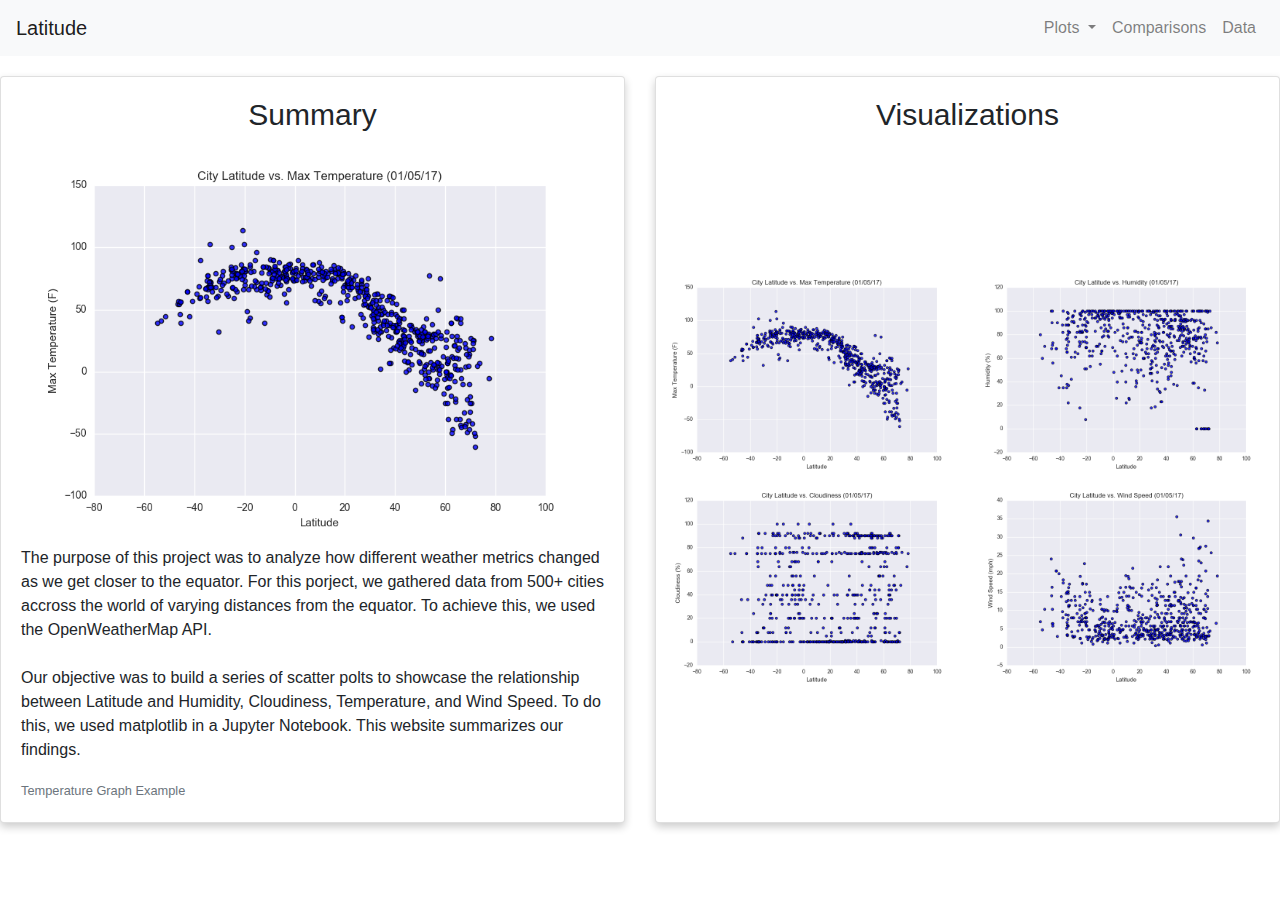
<file: index.html>
<!doctype html>
<html lang="en">
  <head>
    <!-- Required meta tags -->
    <meta charset="utf-8">
    <meta name="viewport" content="width=device-width, initial-scale=1, shrink-to-fit=no">
    <link rel="stylesheet" href="style.css">

    <!-- Bootstrap CSS -->
    <link rel="stylesheet" href="https://stackpath.bootstrapcdn.com/bootstrap/4.4.1/css/bootstrap.min.css" integrity="sha384-Vkoo8x4CGsO3+Hhxv8T/Q5PaXtkKtu6ug5TOeNV6gBiFeWPGFN9MuhOf23Q9Ifjh" crossorigin="anonymous">

    <title>latitudeproject.com</title>
  </head>
  <body>
    <!-- Optional JavaScript -->
    <!-- jQuery first, then Popper.js, then Bootstrap JS -->
    <script src="https://code.jquery.com/jquery-3.4.1.slim.min.js" integrity="sha384-J6qa4849blE2+poT4WnyKhv5vZF5SrPo0iEjwBvKU7imGFAV0wwj1yYfoRSJoZ+n" crossorigin="anonymous"></script>
    <script src="https://cdn.jsdelivr.net/npm/popper.js@1.16.0/dist/umd/popper.min.js" integrity="sha384-Q6E9RHvbIyZFJoft+2mJbHaEWldlvI9IOYy5n3zV9zzTtmI3UksdQRVvoxMfooAo" crossorigin="anonymous"></script>
    <script src="https://stackpath.bootstrapcdn.com/bootstrap/4.4.1/js/bootstrap.min.js" integrity="sha384-wfSDF2E50Y2D1uUdj0O3uMBJnjuUD4Ih7YwaYd1iqfktj0Uod8GCExl3Og8ifwB6" crossorigin="anonymous"></script>
  </body>

  <!-- Inserting the navbar -->
  <nav class="navbar navbar-expand-lg navbar-light bg-light">
    <a class="navbar-brand" href="index.html">Latitude</a>
    
    <button class="navbar-toggler" type="button" data-toggle="collapse" data-target="#navbarSupportedContent" aria-controls="navbarSupportedContent" aria-expanded="false" aria-label="Toggle navigation">
      <span class="navbar-toggler-icon"></span>
    </button>
  
    <!-- Creating the dropdowns -->
    <div class="collapse navbar-collapse" id="navbarSupportedContent">
      <ul class="navbar-nav ml-auto">
        <li class="nav-item dropdown">
          <a class="nav-link dropdown-toggle" href="#" id="navbarDropdown" role="button" data-toggle="dropdown" aria-haspopup="true" aria-expanded="false">
            Plots
          </a>
          <div class="dropdown-menu" aria-labelledby="navbarDropdown">
            <a class="dropdown-item" href="temperature.html">Temperature</a>
            <a class="dropdown-item" href="humidity.html">Humidity</a>
            <a class="dropdown-item" href="cloudiness.html">Cloudiness</a>
            <a class="dropdown-item" href="windspeed.html">Windspeed</a>
          </div>
        </li>
        <li class="nav-item">
            <a class="nav-link" href="comparison.html#">Comparisons</a>
          </li>
          <li class="nav-item">
            <a class="nav-link" href="data.html#">Data</a>
          </li>
      </ul>
    </div>
  </nav>

  <!-- Using card decks to display the information -->
  <div class="card-deck">
    <div class="card" style= "width:30rem;">
      <div class="card-body">
            <h5 class="card-title">Summary</h5>
      <img src="Resources/assets/images/Fig1.png" class="card-img-top" alt="...">
        <p class="card-text">The purpose of this project was to analyze how different weather metrics changed as we get closer to the equator. For this porject, we gathered data from 500+ cities accross the world of varying distances from the equator. To achieve this, we used the OpenWeatherMap API.<br />
            <br />
            Our objective was to build a series of scatter polts to showcase the relationship between Latitude and Humidity, Cloudiness, Temperature, and Wind Speed. To do this, we used matplotlib in a Jupyter Notebook. This website summarizes our findings.
          </p>
        <p class="card-text"><small class="text-muted">Temperature Graph Example</small></p>
      </div>
    </div>
    <div class="card" style= "width:30rem;">
     <div class="card-body">
            <h5 class="card-title">Visualizations</h5>
          </div>
          <div class="image-grid-container"> 
            <img src="Resources/assets/images/Fig1.png" class="img-fluid" alt="...">
             <img src="Resources/assets/images/Fig2.png" class="img-fluid" alt="...">
            <img src="Resources/assets/images/Fig3.png" class="img-fluid" alt="...">
            <img src="Resources/assets/images/Fig4.png" class="img-fluid" alt="...">
         </div> 
    </div>
</file>
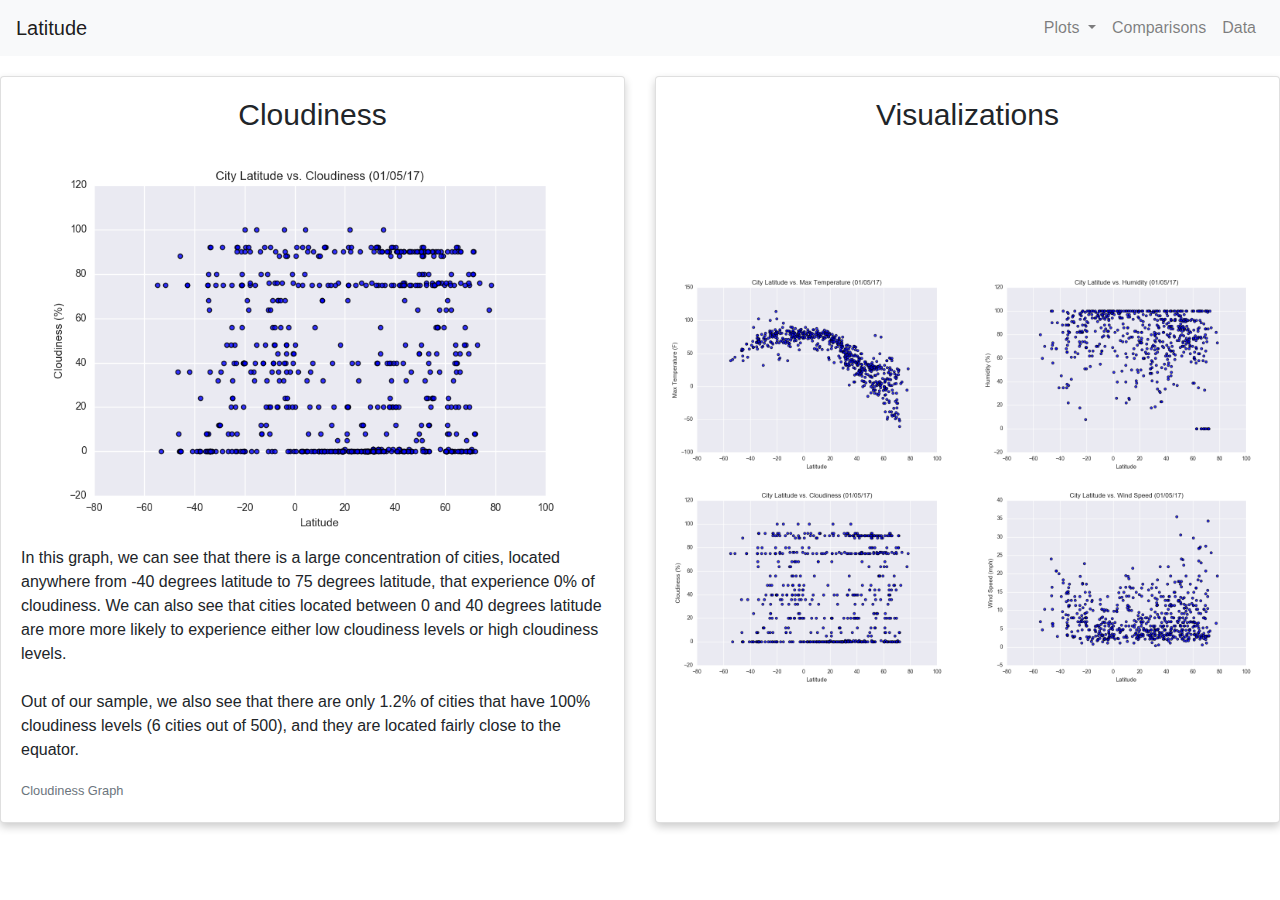
<file: cloudiness.html>
<!doctype html>
<html lang="en">
  <head>
    <!-- Required meta tags -->
    <meta charset="utf-8">
    <meta name="viewport" content="width=device-width, initial-scale=1, shrink-to-fit=no">
    <link rel="stylesheet" href="style.css">

    <!-- Bootstrap CSS -->
    <link rel="stylesheet" href="https://stackpath.bootstrapcdn.com/bootstrap/4.4.1/css/bootstrap.min.css" integrity="sha384-Vkoo8x4CGsO3+Hhxv8T/Q5PaXtkKtu6ug5TOeNV6gBiFeWPGFN9MuhOf23Q9Ifjh" crossorigin="anonymous">

    <title>latitudeproject.com</title>
  </head>
  <body>
    <!-- Optional JavaScript -->
    <!-- jQuery first, then Popper.js, then Bootstrap JS -->
    <script src="https://code.jquery.com/jquery-3.4.1.slim.min.js" integrity="sha384-J6qa4849blE2+poT4WnyKhv5vZF5SrPo0iEjwBvKU7imGFAV0wwj1yYfoRSJoZ+n" crossorigin="anonymous"></script>
    <script src="https://cdn.jsdelivr.net/npm/popper.js@1.16.0/dist/umd/popper.min.js" integrity="sha384-Q6E9RHvbIyZFJoft+2mJbHaEWldlvI9IOYy5n3zV9zzTtmI3UksdQRVvoxMfooAo" crossorigin="anonymous"></script>
    <script src="https://stackpath.bootstrapcdn.com/bootstrap/4.4.1/js/bootstrap.min.js" integrity="sha384-wfSDF2E50Y2D1uUdj0O3uMBJnjuUD4Ih7YwaYd1iqfktj0Uod8GCExl3Og8ifwB6" crossorigin="anonymous"></script>
  </body>

  <!-- Creating the navigation bar from bootstraps -->
  <nav class="navbar navbar-expand-lg navbar-light bg-light">
    <a class="navbar-brand" href="index.html">Latitude</a>
    
    <button class="navbar-toggler" type="button" data-toggle="collapse" data-target="#navbarSupportedContent" aria-controls="navbarSupportedContent" aria-expanded="false" aria-label="Toggle navigation">
      <span class="navbar-toggler-icon"></span>
    </button>
  
    <!-- Creating the dropdown functionalities -->
    <div class="collapse navbar-collapse" id="navbarSupportedContent">
      <ul class="navbar-nav ml-auto">
        <li class="nav-item dropdown">
          <a class="nav-link dropdown-toggle" href="#" id="navbarDropdown" role="button" data-toggle="dropdown" aria-haspopup="true" aria-expanded="false">
            Plots
          </a>
          <div class="dropdown-menu" aria-labelledby="navbarDropdown">
            <a class="dropdown-item" href="temperature.html">Temperature</a>
            <a class="dropdown-item" href="humidity.html">Humidity</a>
            <a class="dropdown-item" href="cloudiness.html">Cloudiness</a>
            <a class="dropdown-item" href="windspeed.html">Windspeed</a>
          </div>
        </li>
        <li class="nav-item">
            <a class="nav-link" href="comparison.html#">Comparisons</a>
          </li>
          <li class="nav-item">
            <a class="nav-link" href="data.html#">Data</a>
          </li>
      </ul>
    </div>
  </nav>

  <!-- Using the card decks to display the information -->
  <div class="card-deck">
    <div class="card" style= "width:30rem;">
      <div class="card-body">
            <h5 class="card-title">Cloudiness</h5>
      <img src="Resources/assets/images/Fig3.png" class="card-img-top" alt="...">
        <p class="card-text">
            In this graph, we can see that there is a large concentration of cities, located anywhere from -40 degrees latitude to 75 degrees latitude, that experience 0% of cloudiness. We can also see that cities located between 0 and 40 degrees latitude are more more likely to experience either low cloudiness levels or high cloudiness levels. 
            <br />
            <br />
           Out of our sample, we also see that there are only 1.2% of cities that have 100% cloudiness levels (6 cities out of 500), and they are located fairly close to the equator.
        </p>
        <p class="card-text"><small class="text-muted">Cloudiness Graph</small></p>
      </div>
    </div>
    <div class="card" style= "width:30rem;">
     <div class="card-body">
            <h5 class="card-title">Visualizations</h5>
          </div>
          <div class="image-grid-container"> 
            <img src="Resources/assets/images/Fig1.png" class="img-fluid" alt="...">
             <img src="Resources/assets/images/Fig2.png" class="img-fluid" alt="...">
            <img src="Resources/assets/images/Fig3.png" class="img-fluid" alt="...">
            <img src="Resources/assets/images/Fig4.png" class="img-fluid" alt="...">
         </div> 
    </div>
</file>
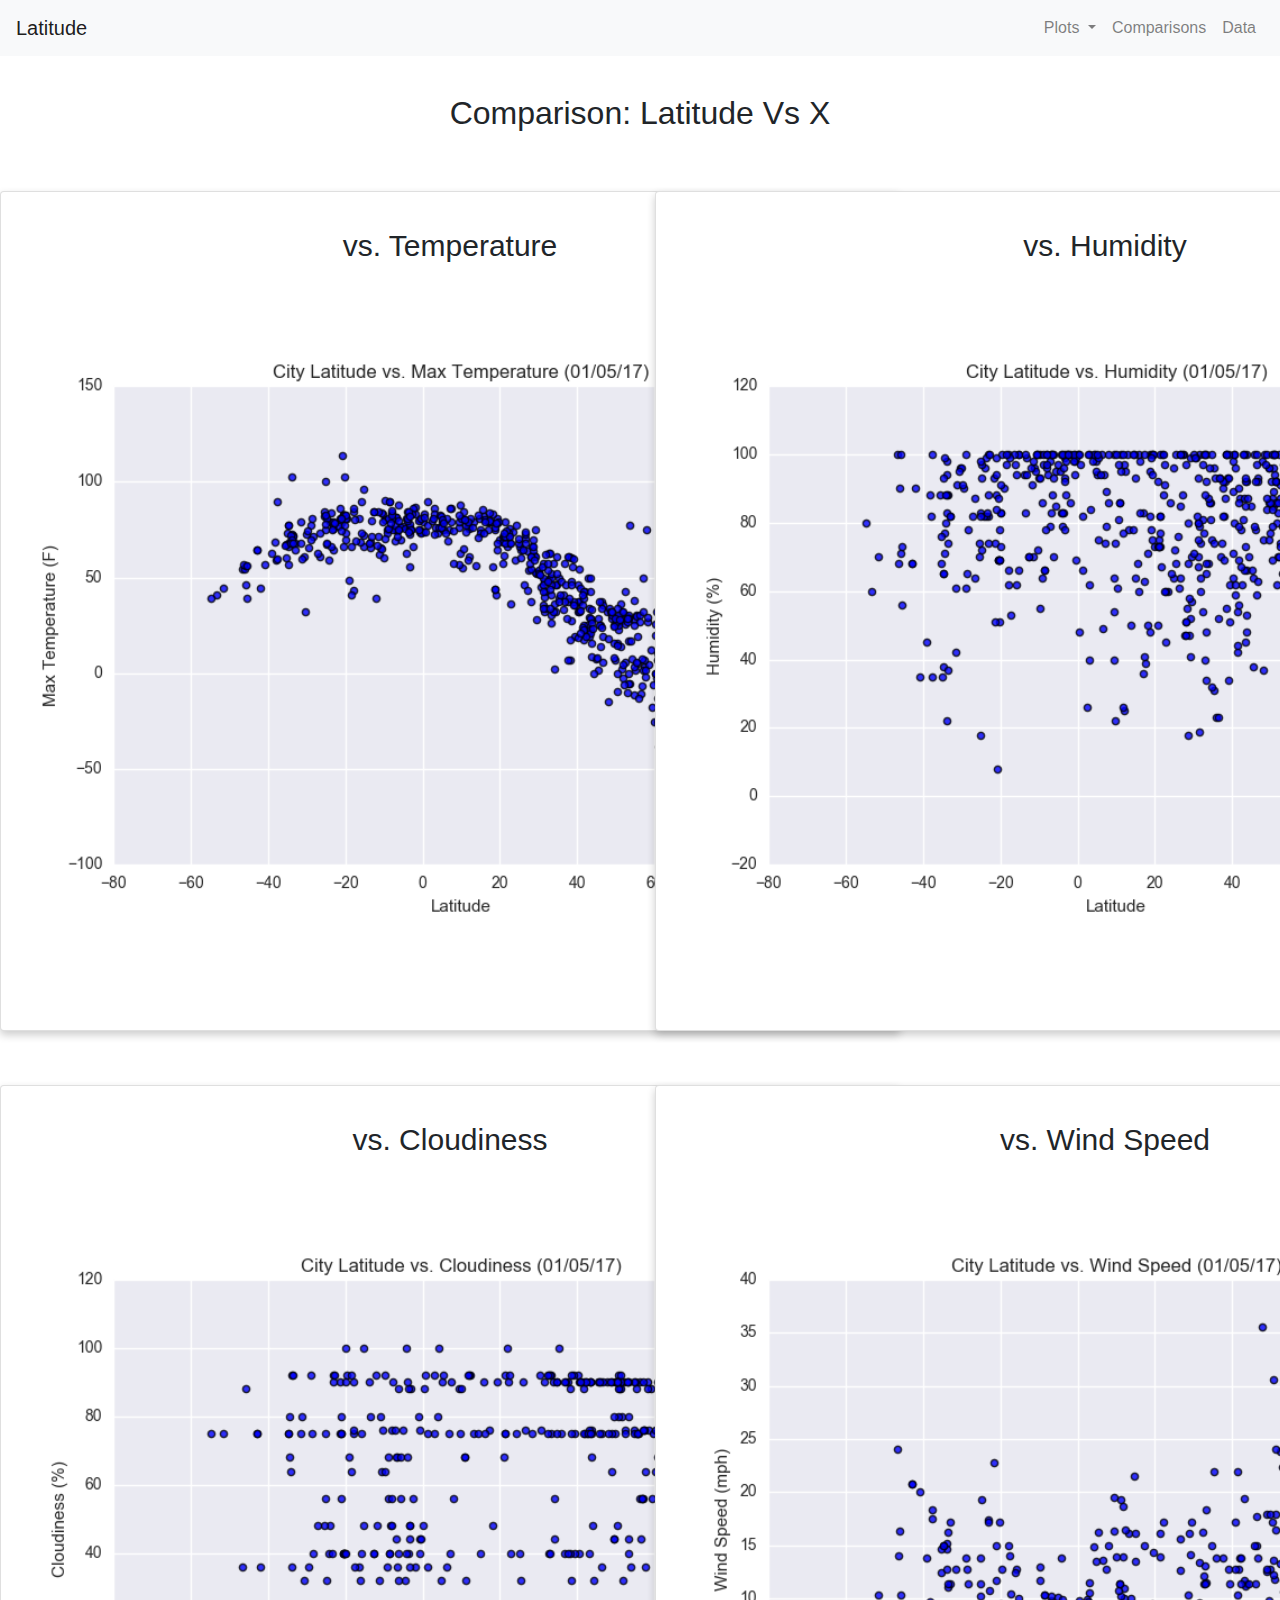
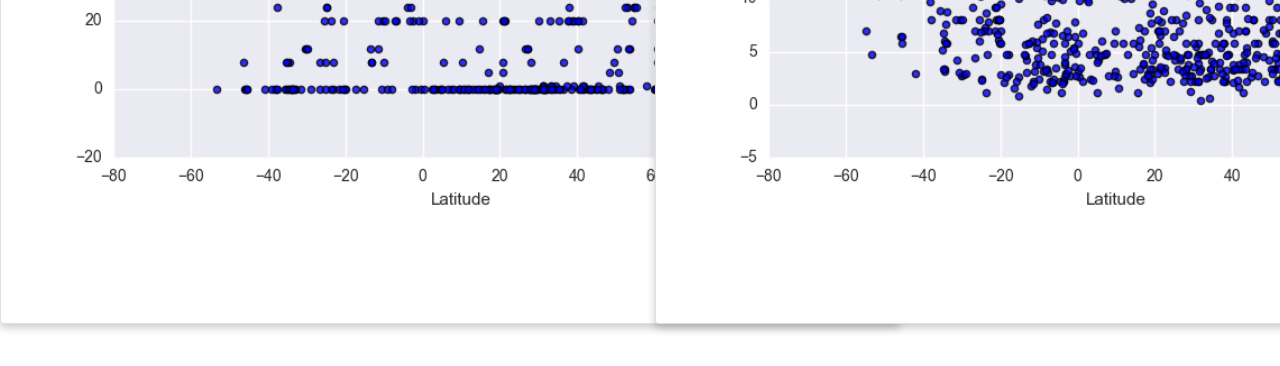
<file: comparison.html>
<!doctype html>
<html lang="en">
  <head>
    <!-- Required meta tags -->
    <meta charset="utf-8">
    <meta name="viewport" content="width=device-width, initial-scale=1, shrink-to-fit=no">
    <link rel="stylesheet" href="style.css">

    <!-- Bootstrap CSS -->
    <link rel="stylesheet" href="https://stackpath.bootstrapcdn.com/bootstrap/4.4.1/css/bootstrap.min.css" integrity="sha384-Vkoo8x4CGsO3+Hhxv8T/Q5PaXtkKtu6ug5TOeNV6gBiFeWPGFN9MuhOf23Q9Ifjh" crossorigin="anonymous">

    <title>latitudeproject.com</title>
  </head>
  <body>

    <!-- Optional JavaScript -->
    <!-- jQuery first, then Popper.js, then Bootstrap JS -->
    <script src="https://code.jquery.com/jquery-3.4.1.slim.min.js" integrity="sha384-J6qa4849blE2+poT4WnyKhv5vZF5SrPo0iEjwBvKU7imGFAV0wwj1yYfoRSJoZ+n" crossorigin="anonymous"></script>
    <script src="https://cdn.jsdelivr.net/npm/popper.js@1.16.0/dist/umd/popper.min.js" integrity="sha384-Q6E9RHvbIyZFJoft+2mJbHaEWldlvI9IOYy5n3zV9zzTtmI3UksdQRVvoxMfooAo" crossorigin="anonymous"></script>
    <script src="https://stackpath.bootstrapcdn.com/bootstrap/4.4.1/js/bootstrap.min.js" integrity="sha384-wfSDF2E50Y2D1uUdj0O3uMBJnjuUD4Ih7YwaYd1iqfktj0Uod8GCExl3Og8ifwB6" crossorigin="anonymous"></script>
  </body>

  <!-- Crating the navigation bar -->
  <nav class="navbar navbar-expand-lg navbar-light bg-light">
    <a class="navbar-brand" href="index.html">Latitude</a>
    
    <button class="navbar-toggler" type="button" data-toggle="collapse" data-target="#navbarSupportedContent" aria-controls="navbarSupportedContent" aria-expanded="false" aria-label="Toggle navigation">
      <span class="navbar-toggler-icon"></span>
    </button>
  
    <!-- Adding the drop down functionalities -->
    <div class="collapse navbar-collapse" id="navbarSupportedContent">
      <ul class="navbar-nav ml-auto">
        <li class="nav-item dropdown">
          <a class="nav-link dropdown-toggle" href="#" id="navbarDropdown" role="button" data-toggle="dropdown" aria-haspopup="true" aria-expanded="false">
            Plots
          </a>
          <div class="dropdown-menu" aria-labelledby="navbarDropdown">
            <a class="dropdown-item" href="temperature.html">Temperature</a>
            <a class="dropdown-item" href="humidity.html">Humidity</a>
            <a class="dropdown-item" href="cloudiness.html">Cloudiness</a>
            <a class="dropdown-item" href="windspeed.html">Windspeed</a>
          </div>
        </li>
        <li class="nav-item">
            <a class="nav-link" href="comparison.html#">Comparisons</a>
          </li>
          <li class="nav-item">
            <a class="nav-link" href="data.html#">Data</a>
          </li>
      </ul>
    </div>
  </nav>

  <!-- Creating a title for this page -->
  <h2>
      <br /> 
      Comparison: Latitude Vs X 
    <br />
    <br />
 </h>

 <!-- Using card grids to display this information -->
  <div class="row row-cols-1 row-cols-md-2">
    <div class="col mb-4" style= "width:30rem";>
      <div class="card text-center">
        <h5 class="card-title"> <br /> vs. Temperature </h5>
        <img src="Resources/assets/images/Fig1.png" class="card-img-top" alt="...">
        <div class="card-body">
        </div>
      </div>
    </div>
    <div class="col mb-4"style= "width:30rem;">
      <div class="card text-center">
        <h5 class="card-title"> <br />vs. Humidity</h5>
        <img src="Resources/assets/images/Fig2.png" class="card-img-top" alt="...">
        <div class="card-body">
        </div>
      </div>
    </div>
    <div class="col mb-4"style= "width:30rem;">
      <div class="card text-center">
        <h5 class="card-title"> <br />vs. Cloudiness</h5>
        <img src="Resources/assets/images/Fig3.png" class="card-img-top" alt="...">
        <div class="card-body">
        </div>
      </div>
    </div>
    <div class="col mb-4"style= "width:30rem;">
      <div class="card text-center">
        <h5 class="card-title"> <br /> vs. Wind Speed</h5>
        <img src="Resources/assets/images/Fig4.png" class="card-img-top" alt="...">
        <div class="card-body">
        </div>
      </div>
    </div>
  </div>
</file>
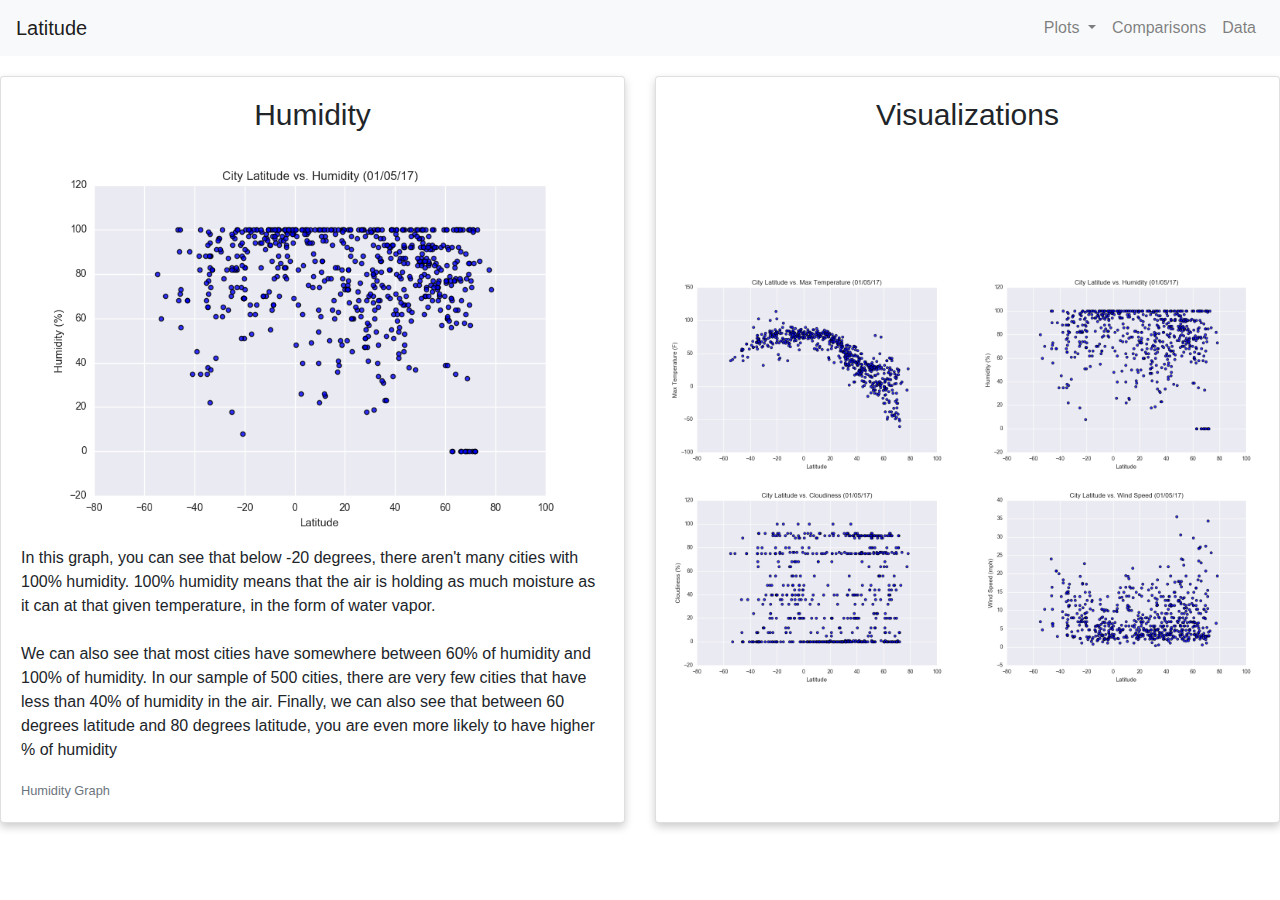
<file: humidity.html>
<!doctype html>
<html lang="en">
  <head>
    <!-- Required meta tags -->
    <meta charset="utf-8">
    <meta name="viewport" content="width=device-width, initial-scale=1, shrink-to-fit=no">
    <link rel="stylesheet" href="style.css">

    <!-- Bootstrap CSS -->
    <link rel="stylesheet" href="https://stackpath.bootstrapcdn.com/bootstrap/4.4.1/css/bootstrap.min.css" integrity="sha384-Vkoo8x4CGsO3+Hhxv8T/Q5PaXtkKtu6ug5TOeNV6gBiFeWPGFN9MuhOf23Q9Ifjh" crossorigin="anonymous">

    <title>latitudeproject.com</title>
  </head>
  <body>
    <!-- Optional JavaScript -->
    <!-- jQuery first, then Popper.js, then Bootstrap JS -->
    <script src="https://code.jquery.com/jquery-3.4.1.slim.min.js" integrity="sha384-J6qa4849blE2+poT4WnyKhv5vZF5SrPo0iEjwBvKU7imGFAV0wwj1yYfoRSJoZ+n" crossorigin="anonymous"></script>
    <script src="https://cdn.jsdelivr.net/npm/popper.js@1.16.0/dist/umd/popper.min.js" integrity="sha384-Q6E9RHvbIyZFJoft+2mJbHaEWldlvI9IOYy5n3zV9zzTtmI3UksdQRVvoxMfooAo" crossorigin="anonymous"></script>
    <script src="https://stackpath.bootstrapcdn.com/bootstrap/4.4.1/js/bootstrap.min.js" integrity="sha384-wfSDF2E50Y2D1uUdj0O3uMBJnjuUD4Ih7YwaYd1iqfktj0Uod8GCExl3Og8ifwB6" crossorigin="anonymous"></script>
  </body>

  <!-- Creating the navbar from bootstrap -->
  <nav class="navbar navbar-expand-lg navbar-light bg-light">
    <a class="navbar-brand" href="index.html">Latitude</a>
    
    <button class="navbar-toggler" type="button" data-toggle="collapse" data-target="#navbarSupportedContent" aria-controls="navbarSupportedContent" aria-expanded="false" aria-label="Toggle navigation">
      <span class="navbar-toggler-icon"></span>
    </button>

  <!-- Adding the dropdown functions -->
    <div class="collapse navbar-collapse" id="navbarSupportedContent">
      <ul class="navbar-nav ml-auto">
        <li class="nav-item dropdown">
          <a class="nav-link dropdown-toggle" href="#" id="navbarDropdown" role="button" data-toggle="dropdown" aria-haspopup="true" aria-expanded="false">
            Plots
          </a>
          <div class="dropdown-menu" aria-labelledby="navbarDropdown">
            <a class="dropdown-item" href="temperature.html">Temperature</a>
            <a class="dropdown-item" href="humidity.html">Humidity</a>
            <a class="dropdown-item" href="cloudiness.html">Cloudiness</a>
            <a class="dropdown-item" href="windspeed.html">Windspeed</a>
          </div>
        </li>
        <li class="nav-item">
            <a class="nav-link" href="comparison.html#">Comparisons</a>
          </li>
          <li class="nav-item">
            <a class="nav-link" href="data.html#">Data</a>
          </li>
      </ul>
    </div>
  </nav>

  <!-- Creating the card decks from bootstrap to display the information -->
  <div class="card-deck">
    <div class="card" style= "width:30rem;">
      <div class="card-body">
            <h5 class="card-title">Humidity</h5>
      <img src="Resources/assets/images/Fig2.png" class="card-img-top" alt="...">
        <p class="card-text">
            In this graph, you can see that below -20 degrees, there aren't many cities with 100% humidity. 100% humidity means that the air is holding as much moisture as it can at that given temperature, in the form of water vapor. 
            <br />
            <br />
            We can also see that most cities have somewhere between 60% of humidity and 100% of humidity. In our sample of 500 cities, there are very few cities that have less than 40% of humidity in the air. 
            Finally, we can also see that between 60 degrees latitude and 80 degrees latitude, you are even more likely to have higher % of humidity   
        </p>
        <p class="card-text"><small class="text-muted">Humidity Graph</small></p>
      </div>
    </div>
    <div class="card" style= "width:30rem;">
     <div class="card-body">
            <h5 class="card-title">Visualizations</h5>
          </div>
          <div class="image-grid-container"> 
            <img src="Resources/assets/images/Fig1.png" class="img-fluid" alt="...">
             <img src="Resources/assets/images/Fig2.png" class="img-fluid" alt="...">
            <img src="Resources/assets/images/Fig3.png" class="img-fluid" alt="...">
            <img src="Resources/assets/images/Fig4.png" class="img-fluid" alt="...">
         </div> 
    </div>
</file>
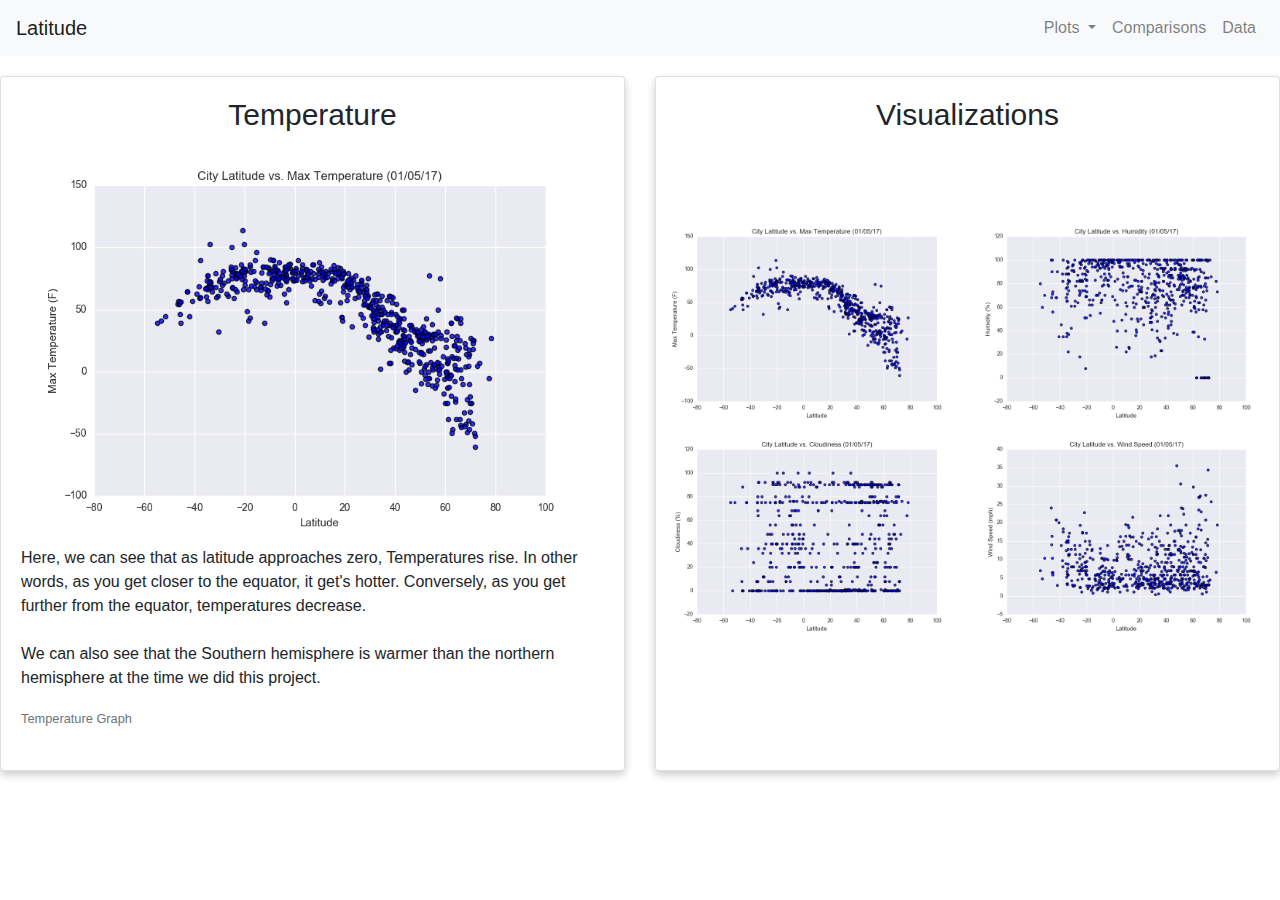
<file: temperature.html>
<!doctype html>
<html lang="en">
  <head>
    <!-- Required meta tags -->
    <meta charset="utf-8">
    <meta name="viewport" content="width=device-width, initial-scale=1, shrink-to-fit=no">
    <link rel="stylesheet" href="style.css">

    <!-- Bootstrap CSS -->
    <link rel="stylesheet" href="https://stackpath.bootstrapcdn.com/bootstrap/4.4.1/css/bootstrap.min.css" integrity="sha384-Vkoo8x4CGsO3+Hhxv8T/Q5PaXtkKtu6ug5TOeNV6gBiFeWPGFN9MuhOf23Q9Ifjh" crossorigin="anonymous">

    <title>latitudeproject.com</title>
  </head>
  <body>
    <!-- Optional JavaScript -->
    <!-- jQuery first, then Popper.js, then Bootstrap JS -->
    <script src="https://code.jquery.com/jquery-3.4.1.slim.min.js" integrity="sha384-J6qa4849blE2+poT4WnyKhv5vZF5SrPo0iEjwBvKU7imGFAV0wwj1yYfoRSJoZ+n" crossorigin="anonymous"></script>
    <script src="https://cdn.jsdelivr.net/npm/popper.js@1.16.0/dist/umd/popper.min.js" integrity="sha384-Q6E9RHvbIyZFJoft+2mJbHaEWldlvI9IOYy5n3zV9zzTtmI3UksdQRVvoxMfooAo" crossorigin="anonymous"></script>
    <script src="https://stackpath.bootstrapcdn.com/bootstrap/4.4.1/js/bootstrap.min.js" integrity="sha384-wfSDF2E50Y2D1uUdj0O3uMBJnjuUD4Ih7YwaYd1iqfktj0Uod8GCExl3Og8ifwB6" crossorigin="anonymous"></script>
  </body>

  <!-- Adding the navbar -->
  <nav class="navbar navbar-expand-lg navbar-light bg-light">
    <a class="navbar-brand" href="index.html">Latitude</a>
    
    <button class="navbar-toggler" type="button" data-toggle="collapse" data-target="#navbarSupportedContent" aria-controls="navbarSupportedContent" aria-expanded="false" aria-label="Toggle navigation">
      <span class="navbar-toggler-icon"></span>
    </button>

  <!-- Creating the dropdowns and adding the links -->
    <div class="collapse navbar-collapse" id="navbarSupportedContent">
      <ul class="navbar-nav ml-auto">
        <li class="nav-item dropdown">
          <a class="nav-link dropdown-toggle" href="#" id="navbarDropdown" role="button" data-toggle="dropdown" aria-haspopup="true" aria-expanded="false">
            Plots
          </a>
          <div class="dropdown-menu" aria-labelledby="navbarDropdown">
            <a class="dropdown-item" href="temperature.html">Temperature</a>
            <a class="dropdown-item" href="humidity.html">Humidity</a>
            <a class="dropdown-item" href="cloudiness.html">Cloudiness</a>
            <a class="dropdown-item" href="windspeed.html">Windspeed</a>
          </div>
        </li>
        <li class="nav-item">
            <a class="nav-link" href="comparison.html#">Comparisons</a>
          </li>
          <li class="nav-item">
            <a class="nav-link" href="data.html#">Data</a>
          </li>
      </ul>
    </div>
  </nav>

  <!-- Using Card decks from bootsrap to display the information -->
  <div class="card-deck">
    <div class="card" style= "width:30rem;">
      <div class="card-body">
            <h5 class="card-title">Temperature</h5>
      <img src="Resources/assets/images/Fig1.png" class="card-img-top" alt="...">
        <p class="card-text">Here, we can see that as latitude approaches zero, Temperatures rise. In other words, as you get closer to the equator, it get's hotter. Conversely, as you get further from the equator, temperatures decrease.<br />
            <br />
            We can also see that the Southern hemisphere is warmer than the northern hemisphere at the time we did this project.
          </p>
        <p class="card-text"><small class="text-muted">Temperature Graph</small></p>
      </div>
    </div>
    <div class="card" style= "width:30rem;">
     <div class="card-body">
            <h5 class="card-title">Visualizations</h5>
          </div>
          <div class="image-grid-container"> 
            <img src="Resources/assets/images/Fig1.png" class="img-fluid" alt="...">
             <img src="Resources/assets/images/Fig2.png" class="img-fluid" alt="...">
            <img src="Resources/assets/images/Fig3.png" class="img-fluid" alt="...">
            <img src="Resources/assets/images/Fig4.png" class="img-fluid" alt="...">
         </div> 
    </div>
</file>
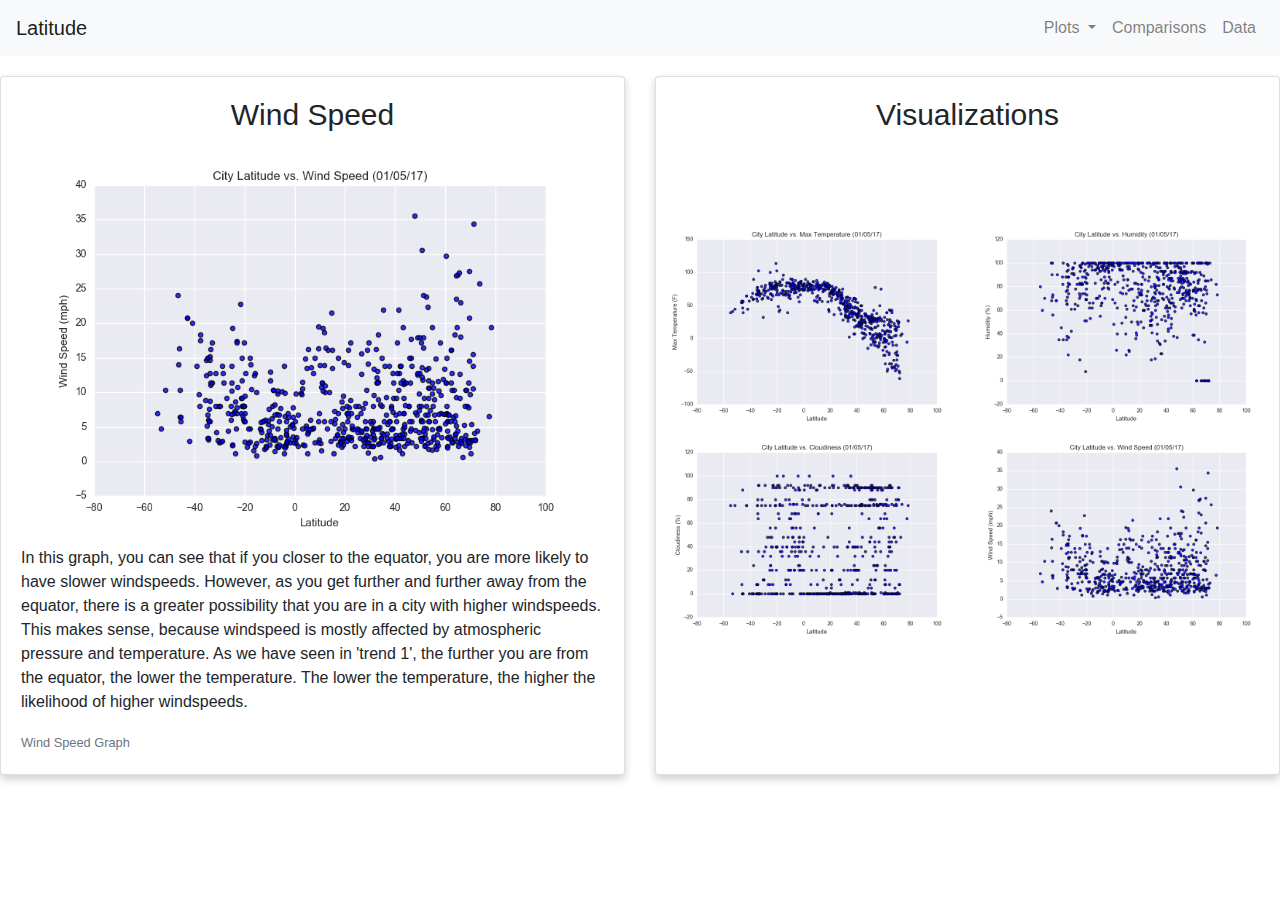
<file: windspeed.html>
<!doctype html>
<html lang="en">
  <head>
    <!-- Required meta tags -->
    <meta charset="utf-8">
    <meta name="viewport" content="width=device-width, initial-scale=1, shrink-to-fit=no">
    <link rel="stylesheet" href="style.css">

    <!-- Bootstrap CSS -->
    <link rel="stylesheet" href="https://stackpath.bootstrapcdn.com/bootstrap/4.4.1/css/bootstrap.min.css" integrity="sha384-Vkoo8x4CGsO3+Hhxv8T/Q5PaXtkKtu6ug5TOeNV6gBiFeWPGFN9MuhOf23Q9Ifjh" crossorigin="anonymous">

    <title>latitudeproject.com</title>
  </head>
  <body>
    <!-- Optional JavaScript -->
    <!-- jQuery first, then Popper.js, then Bootstrap JS -->
    <script src="https://code.jquery.com/jquery-3.4.1.slim.min.js" integrity="sha384-J6qa4849blE2+poT4WnyKhv5vZF5SrPo0iEjwBvKU7imGFAV0wwj1yYfoRSJoZ+n" crossorigin="anonymous"></script>
    <script src="https://cdn.jsdelivr.net/npm/popper.js@1.16.0/dist/umd/popper.min.js" integrity="sha384-Q6E9RHvbIyZFJoft+2mJbHaEWldlvI9IOYy5n3zV9zzTtmI3UksdQRVvoxMfooAo" crossorigin="anonymous"></script>
    <script src="https://stackpath.bootstrapcdn.com/bootstrap/4.4.1/js/bootstrap.min.js" integrity="sha384-wfSDF2E50Y2D1uUdj0O3uMBJnjuUD4Ih7YwaYd1iqfktj0Uod8GCExl3Og8ifwB6" crossorigin="anonymous"></script>
  </body>

  <!-- Creating the navigation bar -->
  <nav class="navbar navbar-expand-lg navbar-light bg-light">
    <a class="navbar-brand" href="index.html">Latitude</a>
    
    <button class="navbar-toggler" type="button" data-toggle="collapse" data-target="#navbarSupportedContent" aria-controls="navbarSupportedContent" aria-expanded="false" aria-label="Toggle navigation">
      <span class="navbar-toggler-icon"></span>
    </button>
  
    <!-- Creating the dropdown functionalities -->
    <div class="collapse navbar-collapse" id="navbarSupportedContent">
      <ul class="navbar-nav ml-auto">
        <li class="nav-item dropdown">
          <a class="nav-link dropdown-toggle" href="#" id="navbarDropdown" role="button" data-toggle="dropdown" aria-haspopup="true" aria-expanded="false">
            Plots
          </a>
          <div class="dropdown-menu" aria-labelledby="navbarDropdown">
            <a class="dropdown-item" href="temperature.html">Temperature</a>
            <a class="dropdown-item" href="humidity.html">Humidity</a>
            <a class="dropdown-item" href="cloudiness.html">Cloudiness</a>
            <a class="dropdown-item" href="windspeed.html">Windspeed</a>
          </div>
        </li>
        <li class="nav-item">
            <a class="nav-link" href="comparison.html#">Comparisons</a>
          </li>
          <li class="nav-item">
            <a class="nav-link" href="data.html#">Data</a>
          </li>
      </ul>
    </div>
  </nav>

  <!-- Creating the card decks to display the information -->
  <div class="card-deck">
    <div class="card" style= "width:30rem;">
      <div class="card-body">
            <h5 class="card-title">Wind Speed</h5>
      <img src="Resources/assets/images/Fig4.png" class="card-img-top" alt="...">
        <p class="card-text">
            In this graph, you can see that if you closer to the equator, you are more likely to have slower windspeeds. However, as you get further and further away from the equator, there is a greater possibility that you are in a city with higher windspeeds. This makes sense, because windspeed is mostly affected by atmospheric pressure and temperature. As we have seen in 'trend 1', the further you are from the equator, the lower the temperature. The lower the temperature, the higher the likelihood of higher windspeeds.
        </p>
        <p class="card-text"><small class="text-muted">Wind Speed Graph</small></p>
      </div>
    </div>
    <div class="card" style= "width:30rem;">
     <div class="card-body">
            <h5 class="card-title">Visualizations</h5>
          </div>
          <div class="image-grid-container"> 
            <img src="Resources/assets/images/Fig1.png" class="img-fluid" alt="...">
             <img src="Resources/assets/images/Fig2.png" class="img-fluid" alt="...">
            <img src="Resources/assets/images/Fig3.png" class="img-fluid" alt="...">
            <img src="Resources/assets/images/Fig4.png" class="img-fluid" alt="...">
         </div> 
    </div>
</file>
<file: style.css>
.card {
    /* Add shadows to create the "card" effect */
    box-shadow: 0 4px 8px 0 rgba(0,0,0,0.2);
    transition: 0.3s;
    grid-gap: 3rem;
    margin: 10 auto; 
    float: none; 
    margin-bottom: 10px; 
    width: 100vh;
    margin-top:20px;
  }
  
  /* On mouse-over, add a deeper shadow */
  .card:hover {
    box-shadow: 0 8px 16px 0 rgba(0,0,0,0.2);
  }
  
  /* Add some padding inside the card container */
  .container {
    padding: 2px 16px;
  }

  .navbar-brand{
      color: lightcoral;
  }
/*Making some modifications to my "Visualization" card*/
.image-grid-container { 
    display: grid; 
    /* For 2 columns */ 
    grid-template-columns: auto auto; 

    padding: 0.1rem;

    margin-bottom:8rem;
  }

/* Defining image size */
img { 
    width: 100%; 
} 

/* Aligning my title from the "Comparisons Page" */
h2 {
    text-align:center;
    font-size: 50px;
}

/* Sizing my table */
table {

    font-size: 20px;
    margin-left: auto;
    margin-right: auto;
  }
/* 
Sizing my table some more */
th, td {
    padding: 5px;
    border-bottom: 1px solid #ddd;
}
body {
    margin:100;
}

.card-title{
    text-align: center;
    font-size: 30px;

}
</file>
